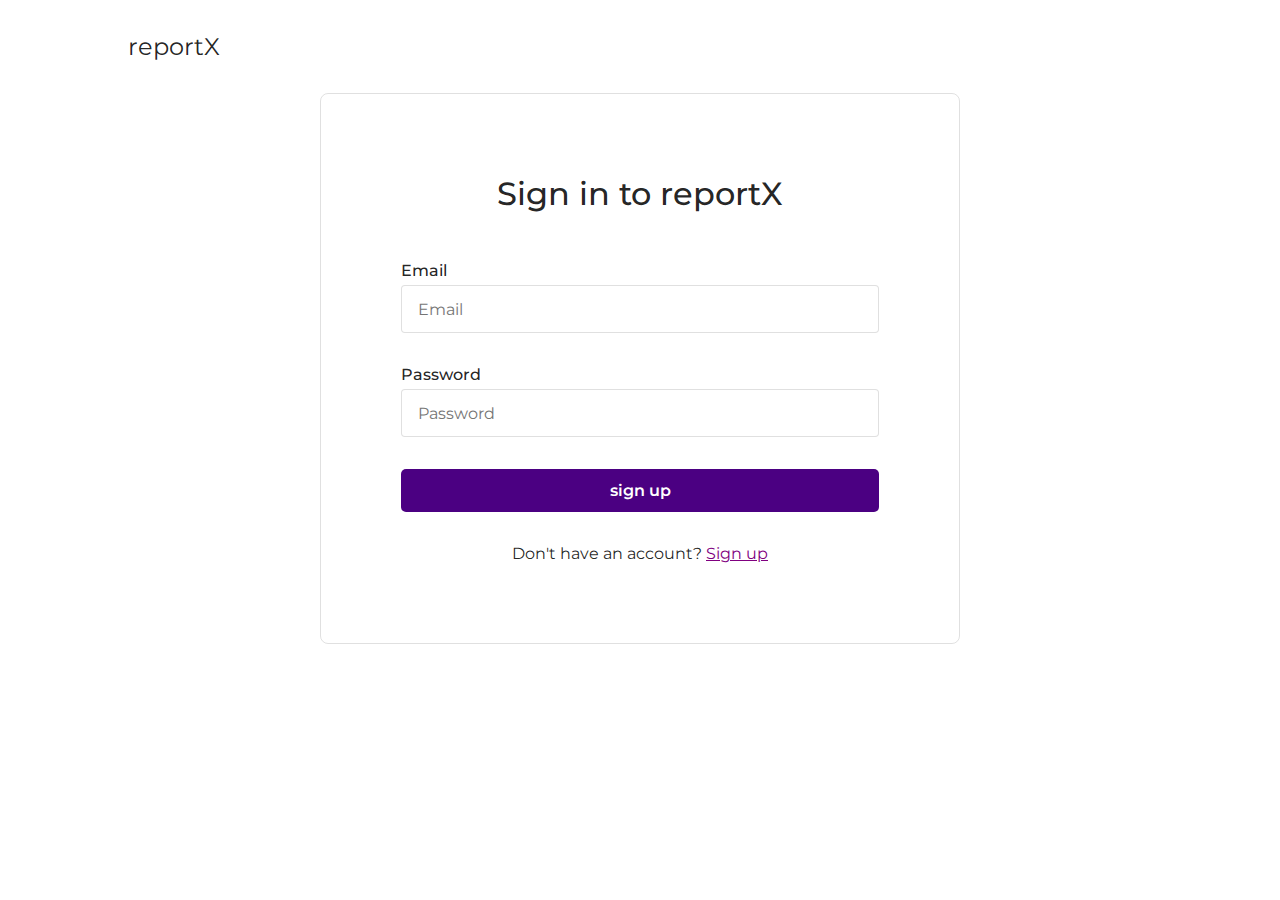
<file: html/login.html>
<!DOCTYPE html>
<html lang="en">
<head>
    <meta charset="UTF-8">
    <meta http-equiv="X-UA-Compatible" content="IE=edge">
    <meta name="viewport" content="width=device-width, initial-scale=1.0">
    <link rel="stylesheet" href="../css/shared.css">
    <link rel="stylesheet" href="../css/sign.css">
    <title>Login</title>
</head>
<body>
    <header class="header">
        <ul class="navbar">
            <li><a href="../index.html" class="logo">reportX</a></li>
            <i class="fas fa-bars"></i>
        </ul>
    </header>
    <div class="container">
        <form id="form" class="form">
            <div class="form-header">
                <h1>Sign in to reportX</h1>
            </div>
            <div class="form-control">
                <label for="email">email</label>
                <input id="email" type="text" placeholder="Email">
                <small></small>
            </div>
            <div class="form-control">
                <label for="password">password</label>
                <input id="password" type="password" placeholder="Password">
                <small></small>
            </div>
            <button class="btn" type="submit">sign up</button>
            <div class="info-div">
                <p>Don't have an account? <a href="../html/signup.html">Sign up</a></p>
            </div>
        </form>
    </div>

    <script type="module" src="../js/login.js"></script>
</body>
</html>
</file>
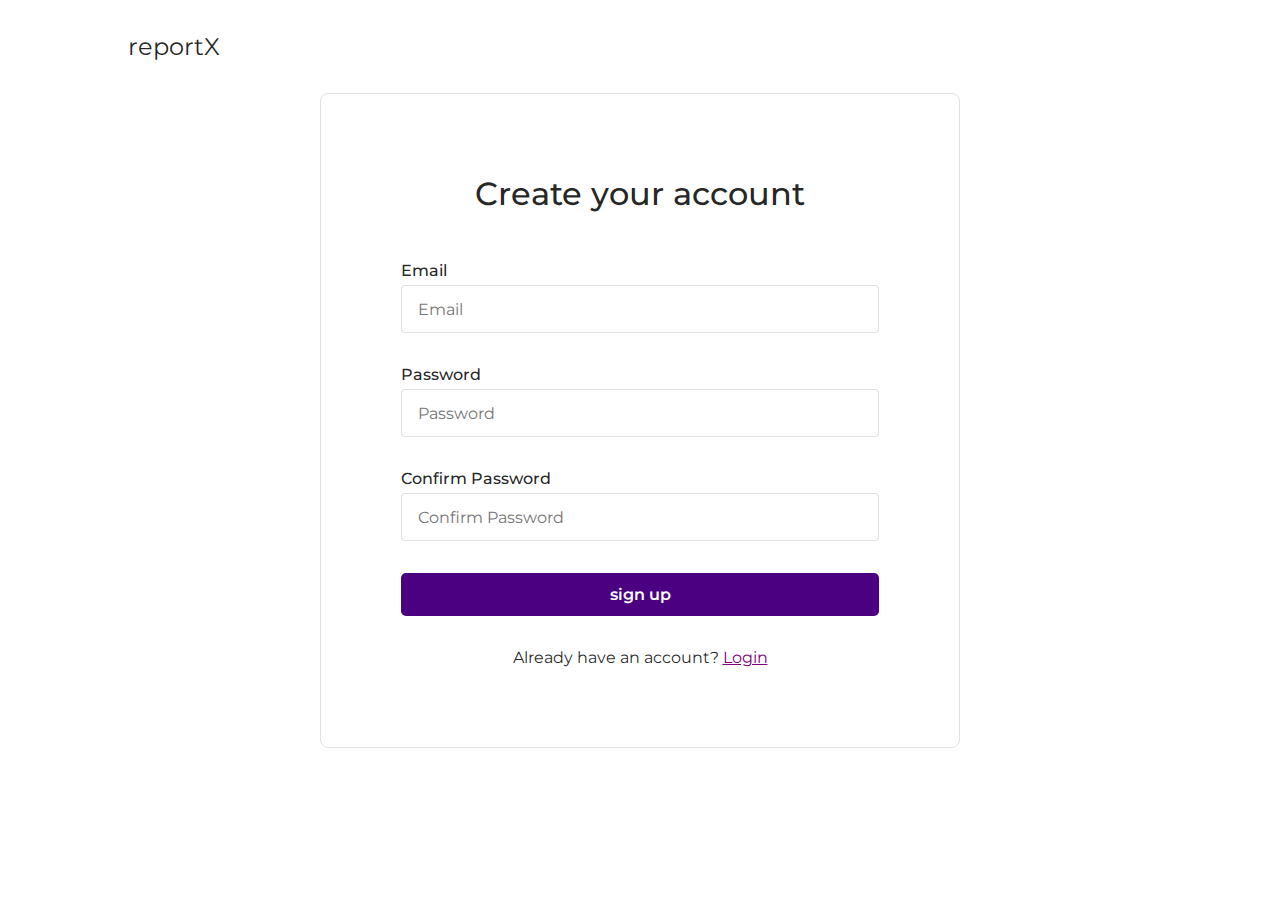
<file: html/signup.html>
<!DOCTYPE html>
<html lang="en">
<head>
    <meta charset="UTF-8">
    <meta http-equiv="X-UA-Compatible" content="IE=edge">
    <meta name="viewport" content="width=device-width, initial-scale=1.0">
    <link rel="stylesheet" href="../css/shared.css">
    <link rel="stylesheet" href="../css/sign.css">
    <title>Sign Up</title>
</head>
<body>
    <header class="header">
        <ul class="navbar">
            <li><a href="../index.html" class="logo">reportX</a></li>
            <i class="fas fa-bars"></i>
        </ul>
    </header>
    <div class="container">
        <form id="form" class="form">
            <div class="form-header">
                <h1>Create your account</h1>
            </div>
            <div class="form-control">
                <label for="email">email</label>
                <input id="email" type="text" placeholder="Email">
                <small></small>
            </div>
            <div class="form-control">
                <label for="">password</label>
                <input id="password" type="password" placeholder="Password">
                <small></small>
            </div>
            <div class="form-control">
                <label for="">Confirm Password</label>
                <input id="confirm-password" type="password" placeholder="Confirm Password">
                <small></small>
            </div>
            <button class="btn" type="submit">sign up</button>
            <div class="info-div">
                <p>Already have an account? <a href="../html/login.html">Login</a></p>
            </div>
        </form>
    </div>

    <script type="module" src="../js/signup.js"></script>
</body>
</html>
</file>
<file: css/shared.css>
@import url('https://fonts.googleapis.com/css2?family=Montserrat:ital,wght@0,100;0,200;0,300;0,400;0,500;0,600;0,700;0,800;0,900;1,100;1,200;1,300;1,400;1,500;1,600;1,700;1,800;1,900&display=swap');

*{
    margin: 0;
    padding: 0;
    box-sizing: border-box;
    outline: none;
    border: none;
    font-size: 16px;
    text-decoration: none;
    font-family: 'Montserrat', sans-serif;
    color: rgba(0, 0, 0, 0.87);
}

.body{
    display: grid;
    grid-template-columns: repeat(12, 1fr);
    grid-template-rows: auto auto auto;
}
.navbar{
    display: flex;
    max-width: 80%;
    margin: 0 auto;
    list-style-type: none;
    align-items: baseline;
    padding: 2rem 0;
}
.navbar li:nth-child(2){
    margin-left: auto;
    margin-right: 2rem;
}
.navbar .fa-bars{
    display: none;
}
.logo{
    font-size: 1.5rem;
}
.btn{
    padding: 12px 16px;
    background-color: indigo;
    color: #fff;
    border-radius: 5px;
}
.btn:hover{
    background-color: #fff;
    color: indigo;
    border: 1px solid indigo;
    padding: 11px 16px;
}
.btn-sign{
    background-color: #fff;
    color: indigo;
    padding: 11px 16px;
    border: 1px solid indigo;
}
.btn-sign:hover{
    background-color: indigo;
    color: #fff;
}
.header,
.footer{
    grid-column: span 12;
}
.footer{
    margin-top: 10rem;
}
.footer-content{
    max-width: 80%;
    margin: 0 auto;
}
.footer-list{
    list-style-type: none;
}
.footer-list li{
    margin-bottom: 0.5rem;
}
.footer-list li:first-child{
    font-weight: 600;
}
.footer-list li a{
    color: rgba(0, 0, 0, 0.67);
}
.footer-list li a:hover{
    color: rgba(0, 0, 0, 0.87);
}
.upper-footer{
    display: flex;
    justify-content: space-between;
    margin-bottom: 1.5rem;
}
.lower-footer{
    border-top: 1px solid rgba(0, 0, 0, 0.12);
}
.lower-footer p{
    padding: 2rem 0;
}
.footer-contact li a{
    margin-left: 1rem;
}

@media(max-width:480px){
    .navbar{
        padding:24px 0;
        width: 90%;
    }
    .navbar li:nth-child(2),
    .navbar li:nth-child(3){
        display: none;
    }
    .navbar .fa-bars{
        display: inline-block;
        margin-left: auto;
        color: indigo;
        font-size: 1.4rem;
    }
    .footer-content{
        width: 90%;
    }
    .upper-footer{
        flex-direction: column;
    }
    .footer-list{
        margin-bottom: 1rem;
    }
}
</file>
<file: css/sign.css>
.container {
  width: 80%;
  margin: 0 auto;
}
.form {
  width: 80%;
  max-width: 40rem;
  border: 1px solid rgba(0, 0, 0, 0.12);
  margin: 0 auto;
  padding: 5rem;
  border-radius: 8px;
}
.form-header{
  margin-bottom: 3rem;
}
.form-header h1{
  font-weight: 500;
  font-size: 2rem;
  text-align: center;
}
.form-control {
  margin-bottom: 2rem;
}
.form-control:last-child {
  margin-bottom: 0;
}
.form-control input {
  border: 1px solid rgba(0, 0, 0, 0.12);
  width: 100%;
  display: block;
  height: 3rem;
  padding: 16px;
  border-radius: 4px;
}
.form-control label {
  display: block;
  text-transform: capitalize;
  margin-bottom: 5px;
  font-weight: 500;
}
small {
  color: red;
  visibility: hidden;
}
.form-control.success input {
  border-color: green;
}
.form-control.error input {
  border-color: red;
}
.form-control.error small {
  visibility: visible;
}
.btn {
  width: 100%;
  font-weight: 600;
}
.info-div{
  margin-top: 2rem;
  text-align: center;
}
.info-div a{
  text-decoration: underline;
  color: purple;
}

@media (max-width: 480px) {
  .container {
    width: 90%;
  }
  .form {
    width: 100%;
    padding: 16px;
    margin: 8px;
  }
}
</file>
